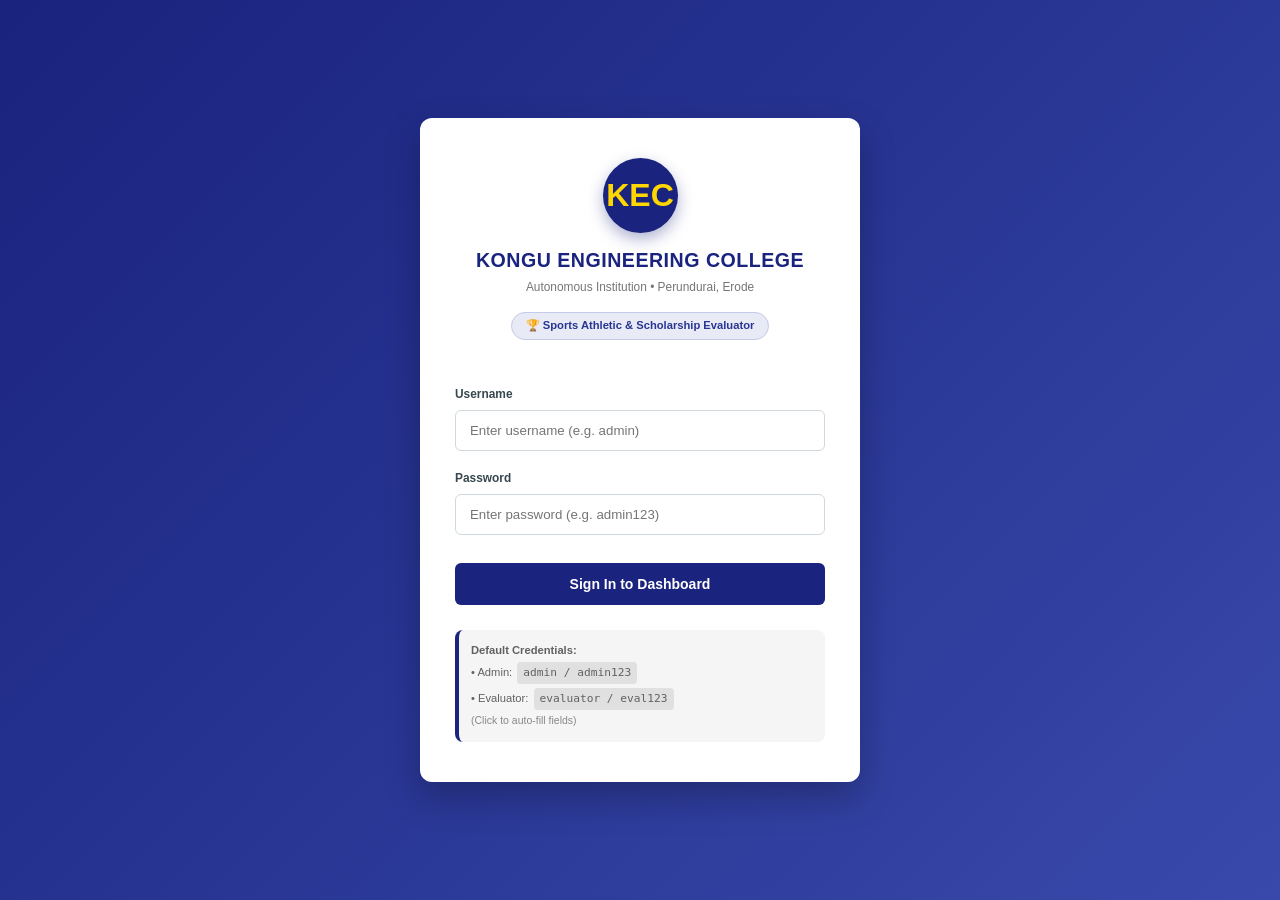
<file: src/main/webapp/index.html>
<!DOCTYPE html>
<html lang="en">
<head>
    <meta charset="UTF-8">
    <meta name="viewport" content="width=device-width, initial-scale=1.0">
    <title>KEC Sports Scholarship Evaluator - Login</title>
    <link rel="stylesheet" href="css/style.css">
    <style>
        .login-container {
            width: 100%;
            max-width: 440px;
            background: #ffffff;
            border-radius: 12px;
            box-shadow: 0 15px 35px rgba(0, 0, 0, 0.25);
            padding: 40px 35px;
            text-align: center;
        }
        .college-header {
            margin-bottom: 25px;
        }
        .college-logo-badge {
            width: 75px;
            height: 75px;
            background: #1a237e;
            color: #ffd700;
            border-radius: 50%;
            display: inline-flex;
            align-items: center;
            justify-content: center;
            font-size: 32px;
            font-weight: bold;
            box-shadow: 0 6px 15px rgba(26, 35, 126, 0.35);
            margin-bottom: 12px;
        }
        .college-title {
            color: #1a237e;
            font-size: 1.4rem;
            font-weight: 700;
            letter-spacing: 0.5px;
            text-transform: uppercase;
        }
        .college-subtitle {
            color: #757575;
            font-size: 0.85rem;
            margin-top: 2px;
        }
        .system-badge {
            display: inline-block;
            background: #e8eaf6;
            color: #283593;
            padding: 4px 14px;
            border-radius: 20px;
            font-size: 0.8rem;
            font-weight: 600;
            margin: 15px 0 20px 0;
            border: 1px solid #c5cae9;
        }
        .form-group {
            text-align: left;
            margin-bottom: 18px;
        }
        .form-group label {
            display: block;
            font-size: 0.85rem;
            font-weight: 600;
            color: #37474f;
            margin-bottom: 6px;
        }
        .form-group input {
            width: 100%;
            padding: 12px 14px;
            border: 1.5px solid #cfd8dc;
            border-radius: 6px;
            font-size: 0.95rem;
            transition: border-color 0.2s, box-shadow 0.2s;
        }
        .form-group input:focus {
            outline: none;
            border-color: #283593;
            box-shadow: 0 0 0 3px rgba(40, 53, 147, 0.15);
        }
        .btn-login {
            width: 100%;
            padding: 13px;
            background: #1a237e;
            color: #ffffff;
            border: none;
            border-radius: 6px;
            font-size: 1rem;
            font-weight: 600;
            cursor: pointer;
            transition: background 0.25s, transform 0.1s;
            margin-top: 10px;
        }
        .btn-login:hover {
            background: #283593;
        }
        .btn-login:active {
            transform: scale(0.99);
        }
        .credentials-box {
            margin-top: 25px;
            padding: 12px;
            background: #f5f5f5;
            border-radius: 8px;
            font-size: 0.8rem;
            color: #616161;
            border-left: 4px solid #1a237e;
            text-align: left;
        }
        .cred-pill {
            display: inline-block;
            background: #e0e0e0;
            padding: 2px 6px;
            border-radius: 4px;
            font-family: monospace;
            cursor: pointer;
            margin: 2px;
        }
        .cred-pill:hover {
            background: #d5d5d5;
        }
        .alert-box {
            display: none;
            padding: 10px;
            border-radius: 6px;
            font-size: 0.85rem;
            margin-bottom: 15px;
        }
        .alert-error {
            background: #ffebee;
            color: #c62828;
            border: 1px solid #ffcdd2;
        }
    </style>
</head>
<body class="login-page">

    <div class="login-container">
        <div class="college-header">
            <div class="college-logo-badge">KEC</div>
            <h1 class="college-title">Kongu Engineering College</h1>
            <p class="college-subtitle">Autonomous Institution • Perundurai, Erode</p>
            <div class="system-badge">🏆 Sports Athletic &amp; Scholarship Evaluator</div>
        </div>

        <div id="alertBox" class="alert-box alert-error"></div>

        <form id="loginForm">
            <div class="form-group">
                <label for="username">Username</label>
                <input type="text" id="username" name="username" placeholder="Enter username (e.g. admin)" required autocomplete="username">
            </div>

            <div class="form-group">
                <label for="password">Password</label>
                <input type="password" id="password" name="password" placeholder="Enter password (e.g. admin123)" required autocomplete="current-password">
            </div>

            <button type="submit" id="loginBtn" class="btn-login">Sign In to Dashboard</button>
        </form>

        <div class="credentials-box">
            <strong>Default Credentials:</strong><br>
            • Admin: <span class="cred-pill" onclick="fillCreds('admin', 'admin123')">admin / admin123</span><br>
            • Evaluator: <span class="cred-pill" onclick="fillCreds('evaluator', 'eval123')">evaluator / eval123</span><br>
            <span style="font-size:0.75rem; color:#888;">(Click to auto-fill fields)</span>
        </div>
    </div>

    <script>
        function fillCreds(u, p) {
            document.getElementById('username').value = u;
            document.getElementById('password').value = p;
        }

        document.getElementById('loginForm').addEventListener('submit', async function(e) {
            e.preventDefault();
            const alertBox = document.getElementById('alertBox');
            const btn = document.getElementById('loginBtn');
            const username = document.getElementById('username').value.trim();
            const password = document.getElementById('password').value;

            alertBox.style.display = 'none';
            btn.disabled = true;
            btn.textContent = 'Verifying...';

            try {
                const response = await fetch('/api/login', {
                    method: 'POST',
                    headers: { 'Content-Type': 'application/json' },
                    body: JSON.stringify({ username, password })
                });

                const data = await response.json();
                if (response.ok && data.success) {
                    sessionStorage.setItem('kec_user', JSON.stringify({
                        username: data.username,
                        fullName: data.fullName,
                        role: data.role
                    }));
                    window.location.href = 'dashboard.html';
                } else {
                    // Fallback for standalone frontend without backend server running
                    if (username === 'admin' && password === 'admin123') {
                        sessionStorage.setItem('kec_user', JSON.stringify({
                            username: 'admin',
                            fullName: 'Dr. S. Ramesh Kumar',
                            role: 'ADMIN'
                        }));
                        window.location.href = 'dashboard.html';
                    } else if (username === 'evaluator' && password === 'eval123') {
                        sessionStorage.setItem('kec_user', JSON.stringify({
                            username: 'evaluator',
                            fullName: 'Prof. M. Lakshmi Devi',
                            role: 'EVALUATOR'
                        }));
                        window.location.href = 'dashboard.html';
                    } else {
                        alertBox.textContent = data.message || 'Invalid username or password. Please try again.';
                        alertBox.style.display = 'block';
                    }
                }
            } catch (err) {
                // If backend is not responding or file protocol, allow demo admin
                if (username === 'admin' && password === 'admin123') {
                    sessionStorage.setItem('kec_user', JSON.stringify({ username: 'admin', fullName: 'Dr. S. Ramesh Kumar', role: 'ADMIN' }));
                    window.location.href = 'dashboard.html';
                } else {
                    alertBox.textContent = 'Server unreachable. For offline demo, use admin / admin123.';
                    alertBox.style.display = 'block';
                }
            } finally {
                btn.disabled = false;
                btn.textContent = 'Sign In to Dashboard';
            }
        });
    </script>
</body>
</html>
</file>
<file: src/main/webapp/css/style.css>
/* ============================================================
   KEC Sports Scholarship Evaluator - Complete Stylesheet
   Theme: Navy Blue, White, Light Grey, Gold Accent, Green
   ============================================================ */

/* ----- CSS Custom Properties ----- */
:root {
    --navy-dark: #1a237e;
    --navy: #283593;
    --navy-light: #3949ab;
    --white: #ffffff;
    --grey-light: #f5f5f5;
    --grey: #e0e0e0;
    --grey-medium: #9e9e9e;
    --grey-dark: #616161;
    --gold: #ffd700;
    --gold-dark: #c6a700;
    --green: #4caf50;
    --green-dark: #388e3c;
    --red: #ef5350;
    --red-dark: #c62828;
    --silver: #c0c0c0;
    --bronze: #cd7f32;
    --text-primary: #212121;
    --text-secondary: #757575;
    --shadow-sm: 0 1px 3px rgba(0, 0, 0, 0.12), 0 1px 2px rgba(0, 0, 0, 0.08);
    --shadow-md: 0 4px 6px rgba(0, 0, 0, 0.1), 0 2px 4px rgba(0, 0, 0, 0.06);
    --shadow-lg: 0 10px 25px rgba(0, 0, 0, 0.15), 0 5px 10px rgba(0, 0, 0, 0.08);
    --radius: 8px;
    --radius-sm: 4px;
    --sidebar-width: 250px;
    --navbar-height: 60px;
    --transition: 0.3s ease;
}

/* ----- Reset & Base ----- */
*, *::before, *::after {
    margin: 0;
    padding: 0;
    box-sizing: border-box;
}

html {
    font-size: 14px;
    scroll-behavior: smooth;
}

body {
    font-family: 'Segoe UI', Tahoma, Geneva, Verdana, sans-serif;
    background-color: var(--grey-light);
    color: var(--text-primary);
    line-height: 1.6;
    overflow-x: hidden;
}

a {
    text-decoration: none;
    color: inherit;
}

ul {
    list-style: none;
}

img {
    max-width: 100%;
}

/* ----- Scrollbar Styling ----- */
::-webkit-scrollbar {
    width: 8px;
    height: 8px;
}

::-webkit-scrollbar-track {
    background: var(--grey-light);
}

::-webkit-scrollbar-thumb {
    background: var(--grey-medium);
    border-radius: 4px;
}

::-webkit-scrollbar-thumb:hover {
    background: var(--grey-dark);
}

/* ============================================================
   LOGIN PAGE
   ============================================================ */

.login-page {
    min-height: 100vh;
    display: flex;
    align-items: center;
    justify-content: center;
    background: linear-gradient(135deg, var(--navy-dark) 0%, var(--navy) 50%, var(--navy-light) 100%);
    padding: 20px;
}

.login-container {
    background: var(--white);
    border-radius: var(--radius);
    box-shadow: var(--shadow-lg);
    padding: 40px;
    width: 100%;
    max-width: 420px;
    text-align: center;
}

.login-logo {
    width: 80px;
    height: 80px;
    background: var(--navy);
    border-radius: 50%;
    margin: 0 auto 20px;
    display: flex;
    align-items: center;
    justify-content: center;
    font-size: 2.5rem;
    color: var(--gold);
    box-shadow: var(--shadow-md);
}

.login-title {
    font-size: 1.5rem;
    font-weight: 700;
    color: var(--navy-dark);
    margin-bottom: 8px;
}

.login-subtitle {
    font-size: 0.9rem;
    color: var(--text-secondary);
    margin-bottom: 30px;
}

.login-form .form-group {
    margin-bottom: 20px;
    text-align: left;
}

.login-form .form-group label {
    display: block;
    font-size: 0.85rem;
    font-weight: 600;
    color: var(--text-primary);
    margin-bottom: 6px;
}

.login-form .form-group input {
    width: 100%;
    padding: 12px 14px;
    border: 2px solid var(--grey);
    border-radius: var(--radius-sm);
    font-size: 1rem;
    transition: border-color var(--transition);
    outline: none;
}

.login-form .form-group input:focus {
    border-color: var(--navy);
    box-shadow: 0 0 0 3px rgba(26, 35, 126, 0.15);
}

.login-error {
    background: #ffebee;
    color: var(--red-dark);
    padding: 10px 14px;
    border-radius: var(--radius-sm);
    font-size: 0.85rem;
    margin-bottom: 16px;
    display: none;
    border-left: 4px solid var(--red);
}

.login-error.visible {
    display: block;
}

/* ============================================================
   BUTTONS
   ============================================================ */

.btn {
    display: inline-flex;
    align-items: center;
    justify-content: center;
    gap: 8px;
    padding: 10px 20px;
    font-size: 0.95rem;
    font-weight: 600;
    border: none;
    border-radius: var(--radius-sm);
    cursor: pointer;
    transition: all var(--transition);
    outline: none;
    white-space: nowrap;
}

.btn:disabled {
    opacity: 0.6;
    cursor: not-allowed;
}

.btn-primary {
    background: var(--navy);
    color: var(--white);
}

.btn-primary:hover:not(:disabled) {
    background: var(--navy-dark);
    box-shadow: var(--shadow-md);
}

.btn-success {
    background: var(--green);
    color: var(--white);
}

.btn-success:hover:not(:disabled) {
    background: var(--green-dark);
    box-shadow: var(--shadow-md);
}

.btn-warning {
    background: var(--gold);
    color: var(--text-primary);
}

.btn-warning:hover:not(:disabled) {
    background: var(--gold-dark);
    box-shadow: var(--shadow-md);
}

.btn-danger {
    background: var(--red);
    color: var(--white);
}

.btn-danger:hover:not(:disabled) {
    background: var(--red-dark);
    box-shadow: var(--shadow-md);
}

.btn-outline {
    background: transparent;
    color: var(--navy);
    border: 2px solid var(--navy);
}

.btn-outline:hover:not(:disabled) {
    background: var(--navy);
    color: var(--white);
}

.btn-block {
    width: 100%;
}

.btn-sm {
    padding: 6px 14px;
    font-size: 0.85rem;
}

.btn-lg {
    padding: 14px 28px;
    font-size: 1.1rem;
}

/* ============================================================
   LAYOUT - SIDEBAR
   ============================================================ */

.sidebar {
    position: fixed;
    top: 0;
    left: 0;
    width: var(--sidebar-width);
    height: 100vh;
    background: linear-gradient(180deg, var(--navy-dark) 0%, var(--navy) 100%);
    color: var(--white);
    z-index: 1000;
    overflow-y: auto;
    transition: transform var(--transition);
}

.sidebar-header {
    padding: 20px;
    text-align: center;
    border-bottom: 1px solid rgba(255, 255, 255, 0.1);
}

.sidebar-logo {
    width: 50px;
    height: 50px;
    background: var(--gold);
    border-radius: 50%;
    margin: 0 auto 10px;
    display: flex;
    align-items: center;
    justify-content: center;
    font-size: 1.8rem;
    color: var(--navy-dark);
}

.sidebar-title {
    font-size: 0.95rem;
    font-weight: 700;
    line-height: 1.3;
    color: var(--white);
}

.sidebar-nav {
    padding: 10px 0;
}

.nav-item {
    display: flex;
    align-items: center;
    gap: 12px;
    padding: 12px 20px;
    color: rgba(255, 255, 255, 0.7);
    font-size: 0.9rem;
    font-weight: 500;
    cursor: pointer;
    transition: all var(--transition);
    border-left: 3px solid transparent;
}

.nav-item:hover {
    background: rgba(255, 255, 255, 0.08);
    color: var(--white);
}

.nav-item.active {
    background: rgba(255, 255, 255, 0.12);
    color: var(--gold);
    border-left-color: var(--gold);
}

.nav-icon {
    font-size: 1.2rem;
    width: 24px;
    text-align: center;
    flex-shrink: 0;
}

/* ============================================================
   LAYOUT - TOP NAVBAR
   ============================================================ */

.top-navbar {
    position: fixed;
    top: 0;
    left: var(--sidebar-width);
    right: 0;
    height: var(--navbar-height);
    background: var(--white);
    box-shadow: var(--shadow-sm);
    display: flex;
    align-items: center;
    justify-content: space-between;
    padding: 0 24px;
    z-index: 999;
    transition: left var(--transition);
}

.navbar-left {
    display: flex;
    align-items: center;
    gap: 16px;
}

.menu-toggle {
    display: none;
    background: none;
    border: none;
    font-size: 1.5rem;
    color: var(--navy);
    cursor: pointer;
    padding: 4px;
}

.navbar-title {
    font-size: 1.15rem;
    font-weight: 700;
    color: var(--navy-dark);
}

.navbar-right {
    display: flex;
    align-items: center;
    gap: 16px;
}

.user-info {
    display: flex;
    align-items: center;
    gap: 8px;
    font-size: 0.9rem;
    color: var(--text-secondary);
}

.user-avatar {
    width: 34px;
    height: 34px;
    background: var(--navy);
    border-radius: 50%;
    display: flex;
    align-items: center;
    justify-content: center;
    color: var(--white);
    font-weight: 700;
    font-size: 0.85rem;
}

/* ============================================================
   LAYOUT - MAIN CONTENT
   ============================================================ */

.main-content {
    margin-left: var(--sidebar-width);
    margin-top: var(--navbar-height);
    padding: 24px;
    min-height: calc(100vh - var(--navbar-height));
    transition: margin-left var(--transition);
}

.content-section {
    display: none;
}

.content-section.active {
    display: block;
}

.section-header {
    margin-bottom: 24px;
}

.section-title {
    font-size: 1.5rem;
    font-weight: 700;
    color: var(--navy-dark);
    margin-bottom: 4px;
}

.section-subtitle {
    font-size: 0.9rem;
    color: var(--text-secondary);
}

/* ============================================================
   CARDS
   ============================================================ */

.card {
    background: var(--white);
    border-radius: var(--radius);
    box-shadow: var(--shadow-sm);
    padding: 20px;
    margin-bottom: 20px;
    transition: box-shadow var(--transition);
}

.card:hover {
    box-shadow: var(--shadow-md);
}

.card-header {
    display: flex;
    align-items: center;
    justify-content: space-between;
    margin-bottom: 16px;
    padding-bottom: 12px;
    border-bottom: 1px solid var(--grey);
}

.card-title {
    font-size: 1.1rem;
    font-weight: 700;
    color: var(--navy-dark);
}

/* ----- Stats Cards ----- */
.stats-grid {
    display: grid;
    grid-template-columns: repeat(auto-fit, minmax(180px, 1fr));
    gap: 16px;
    margin-bottom: 24px;
}

.stat-card {
    background: var(--white);
    border-radius: var(--radius);
    box-shadow: var(--shadow-sm);
    padding: 20px;
    display: flex;
    align-items: center;
    gap: 16px;
    transition: transform var(--transition), box-shadow var(--transition);
    border-left: 4px solid var(--navy);
}

.stat-card:hover {
    transform: translateY(-2px);
    box-shadow: var(--shadow-md);
}

.stat-card.gold {
    border-left-color: var(--gold);
}

.stat-card.silver {
    border-left-color: var(--silver);
}

.stat-card.bronze {
    border-left-color: var(--bronze);
}

.stat-card.green {
    border-left-color: var(--green);
}

.stat-card.red {
    border-left-color: var(--red);
}

.stat-icon {
    font-size: 2rem;
    flex-shrink: 0;
}

.stat-info {
    flex: 1;
    min-width: 0;
}

.stat-count {
    font-size: 1.8rem;
    font-weight: 800;
    color: var(--navy-dark);
    line-height: 1;
}

.stat-label {
    font-size: 0.8rem;
    color: var(--text-secondary);
    font-weight: 500;
    text-transform: uppercase;
    letter-spacing: 0.5px;
}

/* ============================================================
   TABLES
   ============================================================ */

.table-container {
    overflow-x: auto;
    border-radius: var(--radius);
}

table {
    width: 100%;
    border-collapse: collapse;
    font-size: 0.9rem;
}

thead th {
    background: var(--navy);
    color: var(--white);
    padding: 12px 14px;
    text-align: left;
    font-weight: 600;
    white-space: nowrap;
    position: sticky;
    top: 0;
}

thead th:first-child {
    border-top-left-radius: var(--radius-sm);
}

thead th:last-child {
    border-top-right-radius: var(--radius-sm);
}

tbody tr {
    border-bottom: 1px solid var(--grey);
    transition: background var(--transition);
}

tbody tr:nth-child(even) {
    background: var(--grey-light);
}

tbody tr:hover {
    background: #e8eaf6;
}

tbody td {
    padding: 10px 14px;
    vertical-align: middle;
}

.empty-state {
    text-align: center;
    padding: 40px 20px;
    color: var(--text-secondary);
}

.empty-state .empty-icon {
    font-size: 3rem;
    margin-bottom: 12px;
    opacity: 0.5;
}

.empty-state p {
    font-size: 0.95rem;
}

/* ============================================================
   FORMS
   ============================================================ */

.form-grid {
    display: grid;
    grid-template-columns: repeat(auto-fit, minmax(280px, 1fr));
    gap: 16px;
}

.form-group {
    margin-bottom: 16px;
}

.form-group label {
    display: block;
    font-size: 0.85rem;
    font-weight: 600;
    color: var(--text-primary);
    margin-bottom: 6px;
}

.form-group label .required {
    color: var(--red);
    margin-left: 2px;
}

.form-control {
    width: 100%;
    padding: 10px 14px;
    border: 2px solid var(--grey);
    border-radius: var(--radius-sm);
    font-size: 0.95rem;
    font-family: inherit;
    transition: border-color var(--transition), box-shadow var(--transition);
    outline: none;
    background: var(--white);
}

.form-control:focus {
    border-color: var(--navy);
    box-shadow: 0 0 0 3px rgba(26, 35, 126, 0.12);
}

.form-control.error {
    border-color: var(--red);
    box-shadow: 0 0 0 3px rgba(239, 83, 80, 0.12);
}

.form-control::placeholder {
    color: var(--grey-medium);
}

select.form-control {
    cursor: pointer;
    appearance: auto;
}

textarea.form-control {
    resize: vertical;
    min-height: 80px;
}

.form-hint {
    font-size: 0.78rem;
    color: var(--text-secondary);
    margin-top: 4px;
}

.form-error-text {
    font-size: 0.78rem;
    color: var(--red);
    margin-top: 4px;
    display: none;
}

.form-group.has-error .form-error-text {
    display: block;
}

.form-actions {
    display: flex;
    gap: 12px;
    margin-top: 20px;
    flex-wrap: wrap;
}

.inline-form {
    display: flex;
    gap: 12px;
    align-items: flex-end;
    flex-wrap: wrap;
}

.inline-form .form-group {
    margin-bottom: 0;
    flex: 1;
    min-width: 200px;
}

/* ============================================================
   BADGES
   ============================================================ */

.badge {
    display: inline-flex;
    align-items: center;
    gap: 4px;
    padding: 4px 10px;
    border-radius: 20px;
    font-size: 0.78rem;
    font-weight: 700;
    text-transform: uppercase;
    letter-spacing: 0.5px;
    white-space: nowrap;
}

.badge-gold {
    background: var(--gold);
    color: #5d4e00;
}

.badge-silver {
    background: var(--silver);
    color: #424242;
}

.badge-bronze {
    background: var(--bronze);
    color: #3e2723;
}

.badge-none {
    background: var(--red);
    color: var(--white);
}

.badge-eligible {
    background: #e8f5e9;
    color: var(--green-dark);
}

.badge-ineligible {
    background: #ffebee;
    color: var(--red-dark);
}

.badge-info {
    background: #e3f2fd;
    color: #1565c0;
}

/* ============================================================
   CSS BAR CHARTS
   ============================================================ */

.chart-container {
    padding: 10px 0;
}

.bar-chart {
    display: flex;
    flex-direction: column;
    gap: 12px;
}

.bar-row {
    display: flex;
    align-items: center;
    gap: 12px;
}

.bar-label {
    width: 120px;
    font-size: 0.85rem;
    font-weight: 600;
    color: var(--text-primary);
    text-align: right;
    flex-shrink: 0;
}

.bar-track {
    flex: 1;
    height: 28px;
    background: var(--grey);
    border-radius: 14px;
    overflow: hidden;
    position: relative;
}

.bar-fill {
    height: 100%;
    border-radius: 14px;
    transition: width 0.8s ease;
    display: flex;
    align-items: center;
    justify-content: flex-end;
    padding-right: 10px;
    font-size: 0.75rem;
    font-weight: 700;
    color: var(--white);
    min-width: 0;
}

.bar-fill.gold-bar {
    background: linear-gradient(90deg, var(--gold-dark), var(--gold));
    color: #5d4e00;
}

.bar-fill.silver-bar {
    background: linear-gradient(90deg, #a0a0a0, var(--silver));
    color: #424242;
}

.bar-fill.bronze-bar {
    background: linear-gradient(90deg, #a0622a, var(--bronze));
}

.bar-fill.none-bar {
    background: linear-gradient(90deg, var(--red-dark), var(--red));
}

.bar-fill.cat-individual {
    background: linear-gradient(90deg, #1565c0, #42a5f5);
}

.bar-fill.cat-team {
    background: linear-gradient(90deg, #2e7d32, #66bb6a);
}

.bar-fill.cat-track {
    background: linear-gradient(90deg, #e65100, #ff9800);
}

.bar-value {
    width: 50px;
    font-size: 0.85rem;
    font-weight: 700;
    color: var(--text-primary);
    text-align: left;
    flex-shrink: 0;
}

.charts-grid {
    display: grid;
    grid-template-columns: repeat(auto-fit, minmax(400px, 1fr));
    gap: 20px;
    margin-bottom: 24px;
}

/* ============================================================
   FILE UPLOAD / DRAG & DROP
   ============================================================ */

.upload-area {
    border: 2px dashed var(--grey);
    border-radius: var(--radius);
    padding: 40px 20px;
    text-align: center;
    cursor: pointer;
    transition: all var(--transition);
    background: var(--white);
}

.upload-area:hover,
.upload-area.drag-over {
    border-color: var(--navy);
    background: #e8eaf6;
}

.upload-icon {
    font-size: 3rem;
    color: var(--grey-medium);
    margin-bottom: 12px;
}

.upload-area p {
    font-size: 0.95rem;
    color: var(--text-secondary);
    margin-bottom: 4px;
}

.upload-area .upload-hint {
    font-size: 0.8rem;
    color: var(--grey-medium);
}

.upload-file-name {
    margin-top: 10px;
    font-weight: 600;
    color: var(--navy);
    display: none;
}

.import-results {
    margin-top: 20px;
}

.import-results .result-item {
    display: flex;
    align-items: center;
    gap: 8px;
    padding: 8px 0;
    font-size: 0.9rem;
}

.result-item .result-icon {
    font-size: 1.2rem;
}

/* ============================================================
   EVALUATION / PROGRESS
   ============================================================ */

.eval-controls {
    display: flex;
    gap: 16px;
    flex-wrap: wrap;
    align-items: flex-end;
    margin-bottom: 20px;
}

.progress-container {
    margin: 20px 0;
    display: none;
}

.progress-bar-track {
    width: 100%;
    height: 8px;
    background: var(--grey);
    border-radius: 4px;
    overflow: hidden;
}

.progress-bar-fill {
    height: 100%;
    background: linear-gradient(90deg, var(--navy), var(--navy-light));
    border-radius: 4px;
    transition: width 0.4s ease;
    animation: progress-pulse 1.5s ease-in-out infinite;
}

@keyframes progress-pulse {
    0%, 100% { opacity: 1; }
    50% { opacity: 0.7; }
}

.progress-text {
    font-size: 0.85rem;
    color: var(--text-secondary);
    margin-top: 6px;
}

.eval-results {
    margin-top: 20px;
}

.eval-log {
    background: #263238;
    color: #e0e0e0;
    border-radius: var(--radius);
    padding: 16px;
    font-family: 'Consolas', 'Courier New', monospace;
    font-size: 0.82rem;
    max-height: 400px;
    overflow-y: auto;
    line-height: 1.8;
    white-space: pre-wrap;
    word-break: break-word;
}

.eval-log .log-success {
    color: #69f0ae;
}

.eval-log .log-warning {
    color: #ffd740;
}

.eval-log .log-error {
    color: #ff5252;
}

.eval-log .log-info {
    color: #40c4ff;
}

/* ============================================================
   FILTERS
   ============================================================ */

.filters-bar {
    display: flex;
    gap: 12px;
    flex-wrap: wrap;
    align-items: flex-end;
    margin-bottom: 20px;
    padding: 16px;
    background: var(--white);
    border-radius: var(--radius);
    box-shadow: var(--shadow-sm);
}

.filter-group {
    display: flex;
    flex-direction: column;
    gap: 4px;
}

.filter-group label {
    font-size: 0.78rem;
    font-weight: 600;
    color: var(--text-secondary);
    text-transform: uppercase;
    letter-spacing: 0.5px;
}

.filter-group select,
.filter-group input {
    padding: 8px 12px;
    border: 2px solid var(--grey);
    border-radius: var(--radius-sm);
    font-size: 0.85rem;
    outline: none;
    transition: border-color var(--transition);
    min-width: 160px;
}

.filter-group select:focus,
.filter-group input:focus {
    border-color: var(--navy);
}

/* ============================================================
   AWARD LETTER PREVIEW
   ============================================================ */

.letter-preview {
    background: var(--white);
    border: 1px solid var(--grey);
    border-radius: var(--radius);
    padding: 40px;
    max-width: 700px;
    margin: 20px auto;
    font-family: 'Georgia', 'Times New Roman', serif;
    line-height: 1.8;
    box-shadow: var(--shadow-md);
}

.letter-preview .letter-header {
    text-align: center;
    margin-bottom: 30px;
    padding-bottom: 20px;
    border-bottom: 2px solid var(--navy);
}

.letter-preview .letter-header h2 {
    color: var(--navy-dark);
    font-size: 1.3rem;
}

.letter-preview .letter-header p {
    color: var(--text-secondary);
    font-size: 0.9rem;
}

.letter-preview .letter-body {
    margin-bottom: 30px;
}

.letter-preview .letter-body p {
    margin-bottom: 12px;
    text-align: justify;
}

.letter-list {
    margin-top: 16px;
}

.letter-item {
    display: flex;
    align-items: center;
    justify-content: space-between;
    padding: 12px 16px;
    background: var(--grey-light);
    border-radius: var(--radius-sm);
    margin-bottom: 8px;
    transition: background var(--transition);
}

.letter-item:hover {
    background: var(--grey);
}

.letter-item-info {
    display: flex;
    align-items: center;
    gap: 12px;
}

.letter-item-icon {
    font-size: 1.5rem;
}

.letter-item-details {
    font-size: 0.9rem;
}

.letter-item-details .letter-item-name {
    font-weight: 600;
    color: var(--text-primary);
}

.letter-item-details .letter-item-meta {
    font-size: 0.8rem;
    color: var(--text-secondary);
}

/* ============================================================
   ATHLETE PROFILE (Search results)
   ============================================================ */

.athlete-profile {
    max-width: 900px;
}

.profile-header {
    display: flex;
    align-items: center;
    gap: 20px;
    margin-bottom: 24px;
    padding: 24px;
    background: linear-gradient(135deg, var(--navy-dark), var(--navy));
    border-radius: var(--radius);
    color: var(--white);
}

.profile-avatar {
    width: 70px;
    height: 70px;
    background: var(--gold);
    border-radius: 50%;
    display: flex;
    align-items: center;
    justify-content: center;
    font-size: 2rem;
    color: var(--navy-dark);
    font-weight: 700;
    flex-shrink: 0;
}

.profile-name {
    font-size: 1.5rem;
    font-weight: 700;
}

.profile-meta {
    font-size: 0.9rem;
    opacity: 0.8;
    margin-top: 4px;
}

.profile-sections {
    display: grid;
    grid-template-columns: repeat(auto-fit, minmax(350px, 1fr));
    gap: 20px;
}

.profile-section {
    background: var(--white);
    border-radius: var(--radius);
    box-shadow: var(--shadow-sm);
    padding: 20px;
}

.profile-section h3 {
    font-size: 1rem;
    color: var(--navy-dark);
    margin-bottom: 16px;
    padding-bottom: 8px;
    border-bottom: 2px solid var(--grey);
}

.profile-field {
    display: flex;
    justify-content: space-between;
    padding: 8px 0;
    border-bottom: 1px solid var(--grey-light);
    font-size: 0.9rem;
}

.profile-field:last-child {
    border-bottom: none;
}

.profile-field .field-label {
    color: var(--text-secondary);
    font-weight: 500;
}

.profile-field .field-value {
    font-weight: 600;
    color: var(--text-primary);
    text-align: right;
}

/* ============================================================
   MODAL
   ============================================================ */

.modal-overlay {
    position: fixed;
    top: 0;
    left: 0;
    right: 0;
    bottom: 0;
    background: rgba(0, 0, 0, 0.5);
    display: none;
    align-items: center;
    justify-content: center;
    z-index: 2000;
    padding: 20px;
}

.modal-overlay.active {
    display: flex;
}

.modal {
    background: var(--white);
    border-radius: var(--radius);
    box-shadow: var(--shadow-lg);
    width: 100%;
    max-width: 500px;
    max-height: 90vh;
    overflow-y: auto;
}

.modal-header {
    display: flex;
    align-items: center;
    justify-content: space-between;
    padding: 16px 20px;
    border-bottom: 1px solid var(--grey);
}

.modal-title {
    font-size: 1.1rem;
    font-weight: 700;
    color: var(--navy-dark);
}

.modal-close {
    background: none;
    border: none;
    font-size: 1.3rem;
    cursor: pointer;
    color: var(--text-secondary);
    padding: 4px;
    transition: color var(--transition);
}

.modal-close:hover {
    color: var(--red);
}

.modal-body {
    padding: 20px;
}

.modal-footer {
    display: flex;
    justify-content: flex-end;
    gap: 12px;
    padding: 16px 20px;
    border-top: 1px solid var(--grey);
}

/* ============================================================
   TOAST NOTIFICATIONS
   ============================================================ */

.toast-container {
    position: fixed;
    top: 80px;
    right: 24px;
    z-index: 3000;
    display: flex;
    flex-direction: column;
    gap: 8px;
    pointer-events: none;
}

.toast {
    display: flex;
    align-items: center;
    gap: 12px;
    padding: 14px 20px;
    border-radius: var(--radius);
    box-shadow: var(--shadow-lg);
    min-width: 300px;
    max-width: 450px;
    pointer-events: auto;
    animation: toast-slide-in 0.3s ease;
    font-size: 0.9rem;
    font-weight: 500;
}

.toast.toast-exit {
    animation: toast-slide-out 0.3s ease forwards;
}

.toast-success {
    background: #e8f5e9;
    color: var(--green-dark);
    border-left: 4px solid var(--green);
}

.toast-error {
    background: #ffebee;
    color: var(--red-dark);
    border-left: 4px solid var(--red);
}

.toast-warning {
    background: #fff8e1;
    color: #f57f17;
    border-left: 4px solid var(--gold);
}

.toast-info {
    background: #e3f2fd;
    color: #1565c0;
    border-left: 4px solid #1976d2;
}

.toast-icon {
    font-size: 1.3rem;
    flex-shrink: 0;
}

.toast-message {
    flex: 1;
}

.toast-close {
    background: none;
    border: none;
    font-size: 1.1rem;
    cursor: pointer;
    opacity: 0.6;
    transition: opacity var(--transition);
    flex-shrink: 0;
    color: inherit;
}

.toast-close:hover {
    opacity: 1;
}

@keyframes toast-slide-in {
    from {
        transform: translateX(100%);
        opacity: 0;
    }
    to {
        transform: translateX(0);
        opacity: 1;
    }
}

@keyframes toast-slide-out {
    from {
        transform: translateX(0);
        opacity: 1;
    }
    to {
        transform: translateX(100%);
        opacity: 0;
    }
}

/* ============================================================
   LOADING SPINNER
   ============================================================ */

.spinner-overlay {
    position: fixed;
    top: 0;
    left: 0;
    right: 0;
    bottom: 0;
    background: rgba(255, 255, 255, 0.8);
    display: none;
    align-items: center;
    justify-content: center;
    z-index: 2500;
    flex-direction: column;
    gap: 16px;
}

.spinner-overlay.active {
    display: flex;
}

.spinner {
    width: 48px;
    height: 48px;
    border: 4px solid var(--grey);
    border-top-color: var(--navy);
    border-radius: 50%;
    animation: spin 0.8s linear infinite;
}

.spinner-sm {
    width: 20px;
    height: 20px;
    border-width: 2px;
    display: inline-block;
    vertical-align: middle;
}

.spinner-text {
    font-size: 0.95rem;
    color: var(--text-secondary);
    font-weight: 500;
}

@keyframes spin {
    to { transform: rotate(360deg); }
}

/* Inline spinner for buttons */
.btn .spinner-sm {
    border-color: rgba(255, 255, 255, 0.3);
    border-top-color: var(--white);
}

/* ============================================================
   RESPONSIVE DESIGN
   ============================================================ */

@media (max-width: 992px) {
    .charts-grid {
        grid-template-columns: 1fr;
    }

    .stats-grid {
        grid-template-columns: repeat(auto-fit, minmax(150px, 1fr));
    }
}

@media (max-width: 768px) {
    .sidebar {
        transform: translateX(-100%);
    }

    .sidebar.open {
        transform: translateX(0);
        box-shadow: var(--shadow-lg);
    }

    .top-navbar {
        left: 0;
    }

    .main-content {
        margin-left: 0;
    }

    .menu-toggle {
        display: block;
    }

    .navbar-title {
        font-size: 0.95rem;
    }

    .form-grid {
        grid-template-columns: 1fr;
    }

    .inline-form {
        flex-direction: column;
        align-items: stretch;
    }

    .inline-form .form-group {
        min-width: 100%;
    }

    .filters-bar {
        flex-direction: column;
    }

    .filter-group select,
    .filter-group input {
        min-width: 100%;
    }

    .profile-header {
        flex-direction: column;
        text-align: center;
    }

    .profile-sections {
        grid-template-columns: 1fr;
    }

    .eval-controls {
        flex-direction: column;
        align-items: stretch;
    }

    .letter-preview {
        padding: 24px 16px;
    }

    .stats-grid {
        grid-template-columns: repeat(2, 1fr);
    }

    .bar-label {
        width: 80px;
        font-size: 0.75rem;
    }
}

@media (max-width: 480px) {
    html {
        font-size: 13px;
    }

    .stats-grid {
        grid-template-columns: 1fr;
    }

    .stat-card {
        padding: 14px;
    }

    .main-content {
        padding: 16px;
    }

    .card {
        padding: 16px;
    }

    .login-container {
        padding: 24px;
    }
}

/* Sidebar mobile overlay */
.sidebar-overlay {
    position: fixed;
    top: 0;
    left: 0;
    right: 0;
    bottom: 0;
    background: rgba(0, 0, 0, 0.4);
    z-index: 999;
    display: none;
}

.sidebar-overlay.active {
    display: block;
}

/* ============================================================
   UTILITY CLASSES
   ============================================================ */

.text-center { text-align: center; }
.text-right { text-align: right; }
.text-muted { color: var(--text-secondary); }
.text-success { color: var(--green); }
.text-danger { color: var(--red); }
.text-warning { color: var(--gold-dark); }
.text-navy { color: var(--navy-dark); }
.font-bold { font-weight: 700; }
.mt-1 { margin-top: 8px; }
.mt-2 { margin-top: 16px; }
.mt-3 { margin-top: 24px; }
.mb-1 { margin-bottom: 8px; }
.mb-2 { margin-bottom: 16px; }
.mb-3 { margin-bottom: 24px; }
.d-flex { display: flex; }
.align-center { align-items: center; }
.gap-1 { gap: 8px; }
.gap-2 { gap: 16px; }
.hidden { display: none !important; }
.w-100 { width: 100%; }

/* Two-column grid for tables section */
.tables-grid {
    display: grid;
    grid-template-columns: repeat(auto-fit, minmax(400px, 1fr));
    gap: 20px;
}

@media (max-width: 768px) {
    .tables-grid {
        grid-template-columns: 1fr;
    }
}
</file>
